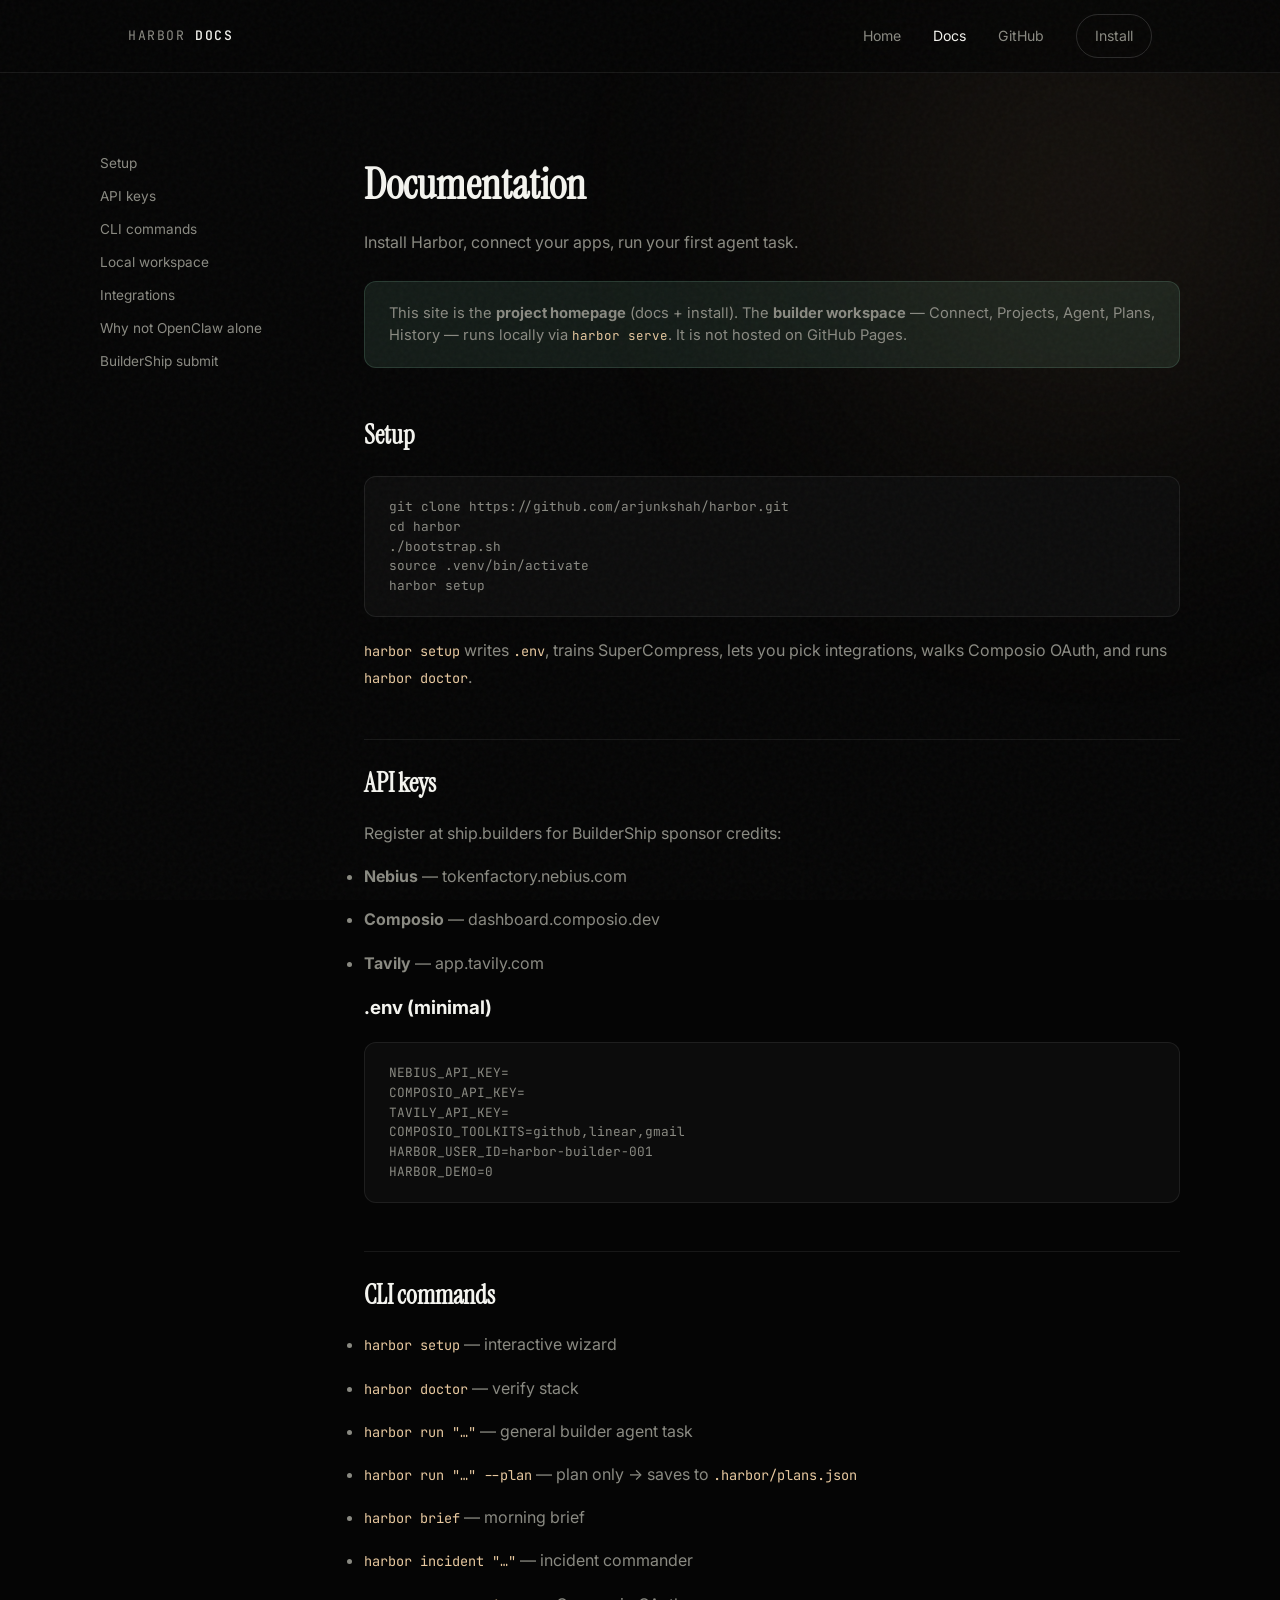
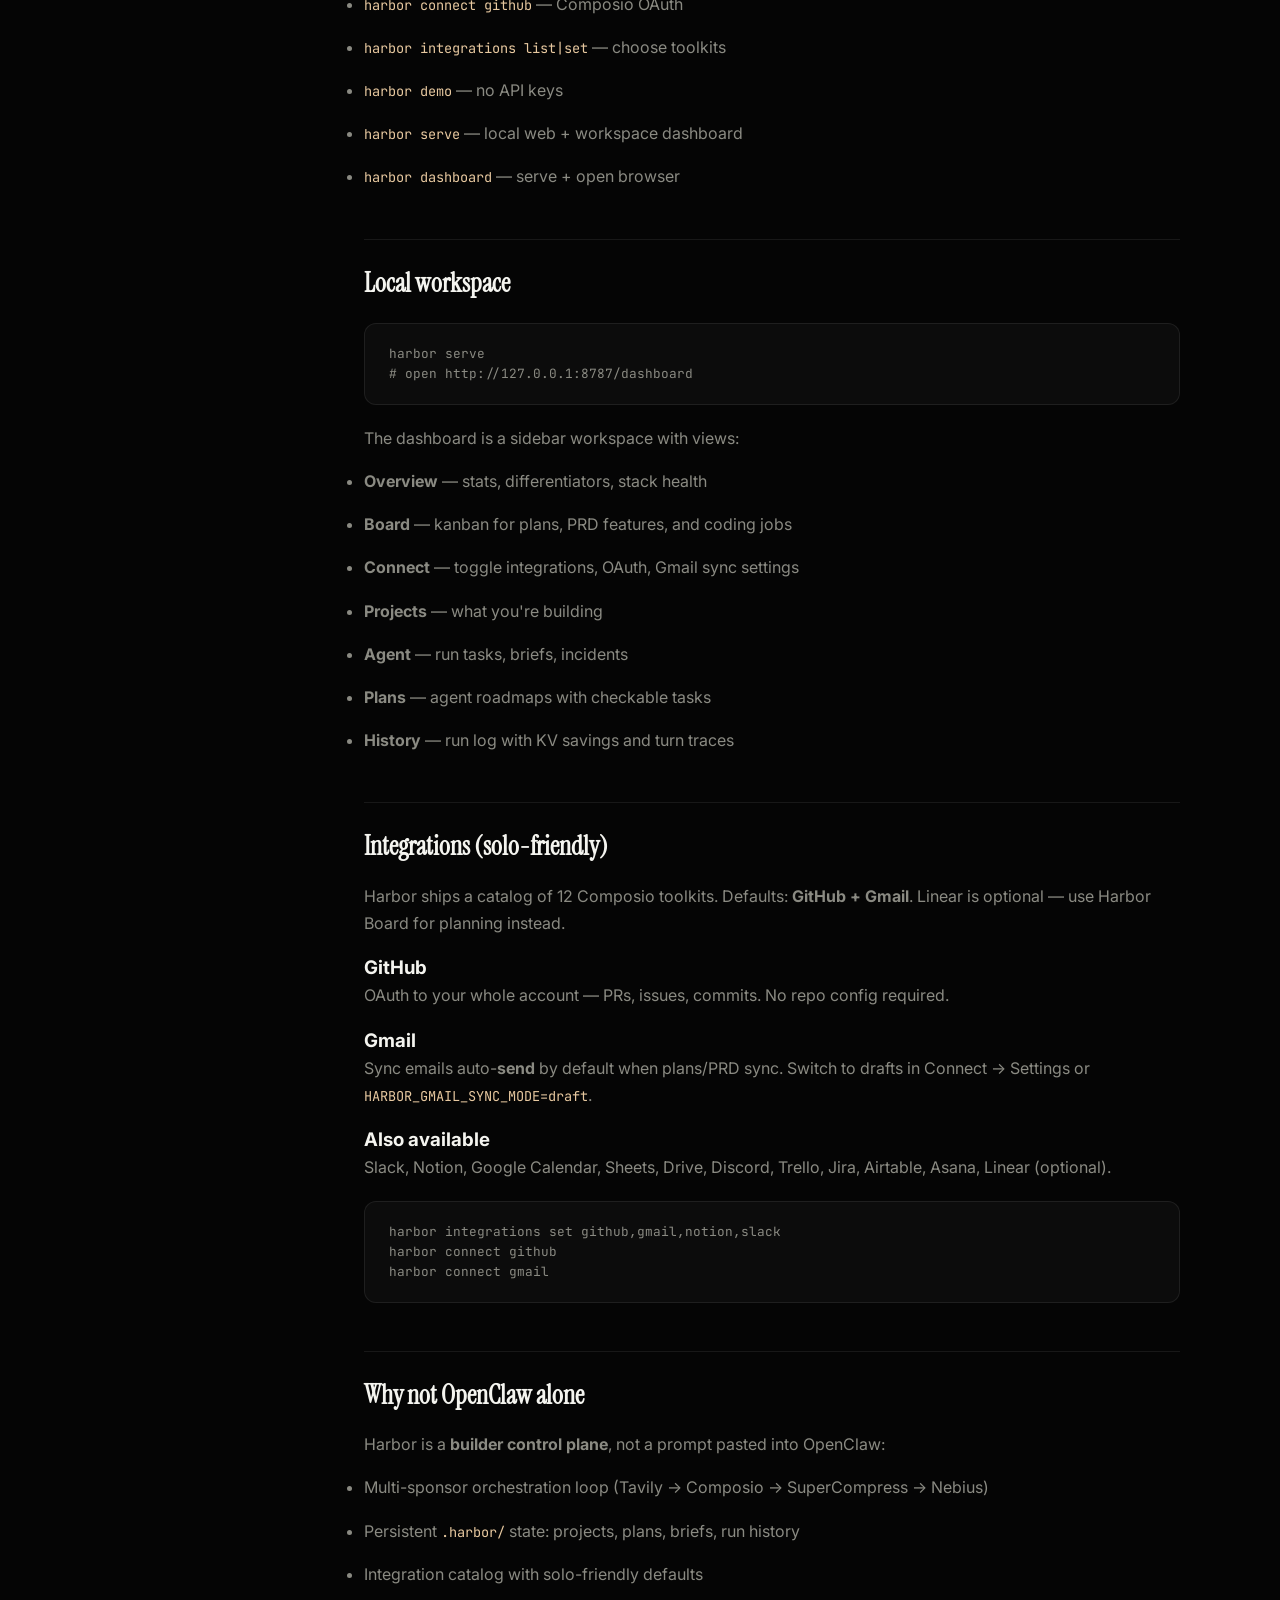
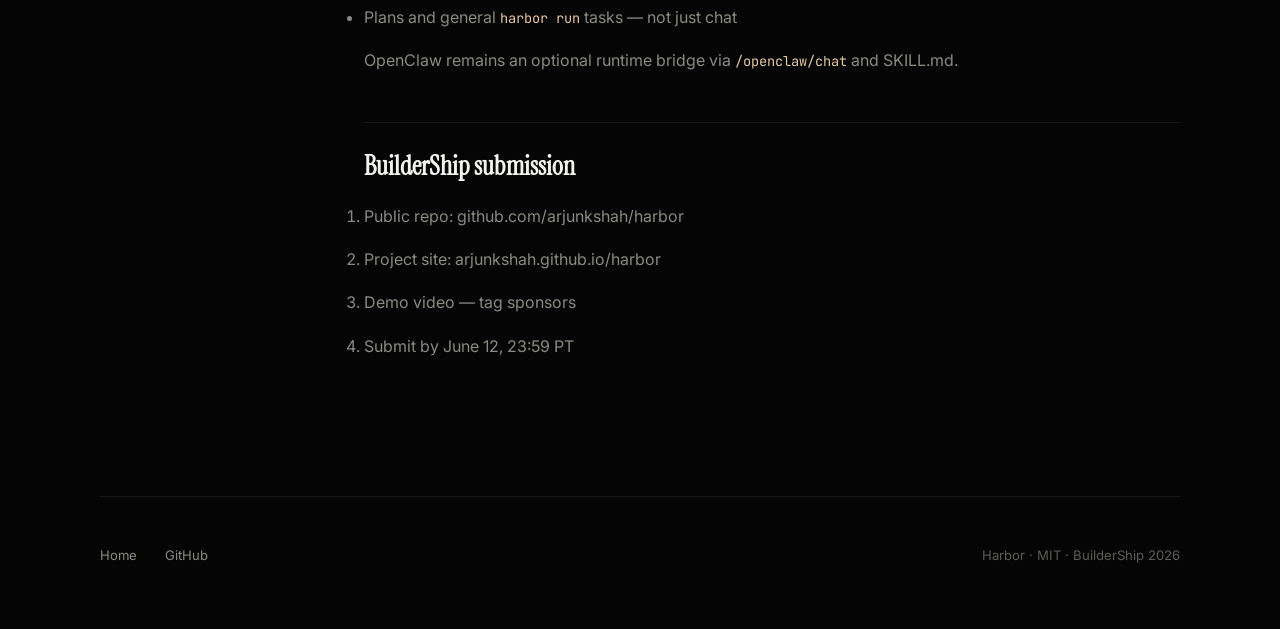
<file: web/docs.html>
<!DOCTYPE html>
<html lang="en">
<head>
  <meta charset="UTF-8" />
  <meta name="viewport" content="width=device-width, initial-scale=1.0" />
  <title>Docs — Harbor</title>
  <link rel="preconnect" href="https://fonts.googleapis.com" />
  <link rel="preconnect" href="https://fonts.gstatic.com" crossorigin />
  <link href="https://fonts.googleapis.com/css2?family=Instrument+Serif:ital@0;1&family=Inter:wght@400;500;600&family=JetBrains+Mono:wght@400;500&display=swap" rel="stylesheet" />
  <link rel="stylesheet" href="assets/css/site.css" />
</head>
<body class="site" data-page="docs" data-site="public">
  <div class="site-grain"></div>
  <div class="site-glow site-glow--a"></div>

  <nav class="site-nav">
    <div class="container site-nav-inner">
      <a href="index.html" class="site-logo">Harbor <strong>docs</strong></a>
      <div class="site-nav-links" id="nav-links"></div>
    </div>
  </nav>

  <main class="container docs-page">
    <div class="docs-layout">
      <aside class="docs-sidebar">
        <a href="#setup">Setup</a>
        <a href="#keys">API keys</a>
        <a href="#cli">CLI commands</a>
        <a href="#workspace">Local workspace</a>
        <a href="#integrations">Integrations</a>
        <a href="#why">Why not OpenClaw alone</a>
        <a href="#submit">BuilderShip submit</a>
      </aside>

      <article class="doc-content">
        <h1>Documentation</h1>
        <p>Install Harbor, connect your apps, run your first agent task.</p>

        <div class="doc-callout">
          This site is the <strong>project homepage</strong> (docs + install). The
          <strong>builder workspace</strong> — Connect, Projects, Agent, Plans, History — runs locally via
          <code>harbor serve</code>. It is not hosted on GitHub Pages.
        </div>

        <h2 id="setup">Setup</h2>
        <pre>git clone https://github.com/arjunkshah/harbor.git
cd harbor
./bootstrap.sh
source .venv/bin/activate
harbor setup</pre>
        <p><code>harbor setup</code> writes <code>.env</code>, trains SuperCompress, lets you pick integrations, walks Composio OAuth, and runs <code>harbor doctor</code>.</p>

        <h2 id="keys">API keys</h2>
        <p>Register at <a href="https://ship.builders">ship.builders</a> for BuilderShip sponsor credits:</p>
        <ul>
          <li><strong>Nebius</strong> — <a href="https://tokenfactory.nebius.com">tokenfactory.nebius.com</a></li>
          <li><strong>Composio</strong> — <a href="https://dashboard.composio.dev">dashboard.composio.dev</a></li>
          <li><strong>Tavily</strong> — <a href="https://app.tavily.com">app.tavily.com</a></li>
        </ul>

        <h3>.env (minimal)</h3>
        <pre>NEBIUS_API_KEY=
COMPOSIO_API_KEY=
TAVILY_API_KEY=
COMPOSIO_TOOLKITS=github,linear,gmail
HARBOR_USER_ID=harbor-builder-001
HARBOR_DEMO=0</pre>

        <h2 id="cli">CLI commands</h2>
        <ul>
          <li><code>harbor setup</code> — interactive wizard</li>
          <li><code>harbor doctor</code> — verify stack</li>
          <li><code>harbor run "…"</code> — general builder agent task</li>
          <li><code>harbor run "…" --plan</code> — plan only → saves to <code>.harbor/plans.json</code></li>
          <li><code>harbor brief</code> — morning brief</li>
          <li><code>harbor incident "…"</code> — incident commander</li>
          <li><code>harbor connect github</code> — Composio OAuth</li>
          <li><code>harbor integrations list|set</code> — choose toolkits</li>
          <li><code>harbor demo</code> — no API keys</li>
          <li><code>harbor serve</code> — local web + workspace dashboard</li>
          <li><code>harbor dashboard</code> — serve + open browser</li>
        </ul>

        <h2 id="workspace">Local workspace</h2>
        <pre>harbor serve
# open http://127.0.0.1:8787/dashboard</pre>
        <p>The dashboard is a sidebar workspace with views:</p>
        <ul>
          <li><strong>Overview</strong> — stats, differentiators, stack health</li>
          <li><strong>Board</strong> — kanban for plans, PRD features, and coding jobs</li>
          <li><strong>Connect</strong> — toggle integrations, OAuth, Gmail sync settings</li>
          <li><strong>Projects</strong> — what you're building</li>
          <li><strong>Agent</strong> — run tasks, briefs, incidents</li>
          <li><strong>Plans</strong> — agent roadmaps with checkable tasks</li>
          <li><strong>History</strong> — run log with KV savings and turn traces</li>
        </ul>

        <h2 id="integrations">Integrations (solo-friendly)</h2>
        <p>Harbor ships a catalog of 12 Composio toolkits. Defaults: <strong>GitHub + Gmail</strong>. Linear is optional — use Harbor Board for planning instead.</p>
        <h3>GitHub</h3>
        <p>OAuth to your whole account — PRs, issues, commits. No repo config required.</p>
        <h3>Gmail</h3>
        <p>Sync emails auto-<strong>send</strong> by default when plans/PRD sync. Switch to drafts in Connect → Settings or <code>HARBOR_GMAIL_SYNC_MODE=draft</code>.</p>
        <h3>Also available</h3>
        <p>Slack, Notion, Google Calendar, Sheets, Drive, Discord, Trello, Jira, Airtable, Asana, Linear (optional).</p>
        <pre>harbor integrations set github,gmail,notion,slack
harbor connect github
harbor connect gmail</pre>

        <h2 id="why">Why not OpenClaw alone</h2>
        <p>Harbor is a <strong>builder control plane</strong>, not a prompt pasted into OpenClaw:</p>
        <ul>
          <li>Multi-sponsor orchestration loop (Tavily → Composio → SuperCompress → Nebius)</li>
          <li>Persistent <code>.harbor/</code> state: projects, plans, briefs, run history</li>
          <li>Integration catalog with solo-friendly defaults</li>
          <li>Plans and general <code>harbor run</code> tasks — not just chat</li>
        </ul>
        <p>OpenClaw remains an optional runtime bridge via <code>/openclaw/chat</code> and SKILL.md.</p>

        <h2 id="submit">BuilderShip submission</h2>
        <ol>
          <li>Public repo: <a href="https://github.com/arjunkshah/harbor">github.com/arjunkshah/harbor</a></li>
          <li>Project site: <a href="https://arjunkshah.github.io/harbor/">arjunkshah.github.io/harbor</a></li>
          <li>Demo video — tag sponsors</li>
          <li>Submit by June 12, 23:59 PT</li>
        </ol>
      </article>
    </div>
  </main>

  <footer class="container site-footer">
    <div>
      <a href="index.html">Home</a>
      <a href="https://github.com/arjunkshah/harbor">GitHub</a>
    </div>
    <div>Harbor · MIT · BuilderShip 2026</div>
  </footer>
  <script src="assets/js/config.js"></script>
  <script src="assets/js/shared.js"></script>
</body>
</html>
</file>
<file: web/assets/css/site.css>
@import url("tokens.css");

body.site {
  overflow-x: hidden;
}

.site-grain {
  pointer-events: none;
  position: fixed;
  inset: 0;
  opacity: 0.035;
  background-image: url("data:image/svg+xml,%3Csvg viewBox='0 0 256 256' xmlns='http://www.w3.org/2000/svg'%3E%3Cfilter id='n'%3E%3CfeTurbulence type='fractalNoise' baseFrequency='0.85' numOctaves='4'/%3E%3C/filter%3E%3Crect width='100%25' height='100%25' filter='url(%23n)'/%3E%3C/svg%3E");
  z-index: 9999;
}

.site-glow {
  position: fixed;
  width: 60vw;
  height: 60vw;
  border-radius: 50%;
  filter: blur(120px);
  pointer-events: none;
  z-index: 0;
}
.site-glow--a {
  top: -20%;
  right: -15%;
  background: radial-gradient(circle, rgba(212, 165, 116, 0.12), transparent 70%);
}
.site-glow--b {
  bottom: -25%;
  left: -20%;
  background: radial-gradient(circle, rgba(126, 184, 154, 0.08), transparent 70%);
}

.container {
  max-width: var(--max);
  margin: 0 auto;
  padding: 0 28px;
  position: relative;
  z-index: 1;
}

/* Nav */
.site-nav {
  position: sticky;
  top: 0;
  z-index: 100;
  backdrop-filter: blur(20px);
  background: rgba(5, 5, 5, 0.72);
  border-bottom: 1px solid var(--line);
}
.site-nav-inner {
  display: flex;
  align-items: center;
  justify-content: space-between;
  height: 72px;
}
.site-logo {
  font-family: var(--mono);
  font-size: 0.82rem;
  letter-spacing: 0.12em;
  text-transform: uppercase;
  color: var(--text-muted);
}
.site-logo strong {
  color: var(--text);
  font-weight: 500;
}
.site-nav-links {
  display: flex;
  align-items: center;
  gap: 32px;
}
.site-nav-links a {
  font-size: 0.88rem;
  color: var(--text-muted);
  transition: color 0.2s var(--ease);
}
.site-nav-links a:hover,
.site-nav-links a.active {
  color: var(--text);
}
.site-nav-cta {
  padding: 10px 18px;
  border-radius: 999px;
  border: 1px solid var(--line-strong);
  font-size: 0.82rem;
  color: var(--text);
  transition: border-color 0.2s, background 0.2s;
}
.site-nav-cta:hover {
  border-color: var(--accent);
  background: var(--accent-soft);
}

/* Hero */
.site-hero {
  padding: 0;
}
.site-eyebrow {
  font-family: var(--mono);
  font-size: 0.72rem;
  letter-spacing: 0.18em;
  text-transform: uppercase;
  color: var(--text-faint);
  margin-bottom: 28px;
}
.site-hero h1 {
  font-family: var(--serif);
  font-size: clamp(2.8rem, 7vw, 4.6rem);
  font-weight: 400;
  line-height: 1.05;
  letter-spacing: -0.03em;
  margin-bottom: 28px;
}
.site-hero h1 em {
  font-style: italic;
  color: var(--accent-glow);
}
.site-lead {
  font-size: 1.12rem;
  color: var(--text-muted);
  max-width: 560px;
  margin-bottom: 40px;
  line-height: 1.7;
}
.site-lead code {
  font-family: var(--mono);
  font-size: 0.88em;
  color: var(--accent-glow);
}

/* Hero layout */
.hero-layout {
  display: grid;
  grid-template-columns: 1fr 1fr;
  gap: 64px;
  align-items: center;
  padding: 88px 0 100px;
}
@media (max-width: 960px) {
  .hero-layout {
    grid-template-columns: 1fr;
    padding: 64px 0 80px;
  }
}
.site-hero-copy {
  max-width: 560px;
}

/* Terminal */
.term {
  background: var(--bg-soft);
  border: 1px solid var(--line);
  border-radius: var(--radius-lg);
  overflow: hidden;
  box-shadow: 0 40px 80px rgba(0, 0, 0, 0.45);
}
.term-bar {
  display: flex;
  align-items: center;
  gap: 8px;
  padding: 14px 18px;
  border-bottom: 1px solid var(--line);
  background: var(--bg-card);
}
.term-dot {
  width: 10px;
  height: 10px;
  border-radius: 50%;
  background: var(--line-strong);
}
.term-dot--r { background: #5c4545; }
.term-dot--y { background: #5c5645; }
.term-dot--g { background: #455c4a; }
.term-title {
  margin-left: 8px;
  font-family: var(--mono);
  font-size: 0.68rem;
  color: var(--text-faint);
  letter-spacing: 0.08em;
}
.term-body {
  padding: 22px 24px;
  font-family: var(--mono);
  font-size: 0.78rem;
  line-height: 1.85;
  min-height: 280px;
  color: var(--text-muted);
}
.term-body .dim { color: var(--text-faint); }
.term-body .cmd { color: var(--text); }
.term-body .ok { color: var(--mint); }
.term-body .accent { color: var(--accent-glow); }
.term-line {
  opacity: 0;
  transform: translateY(4px);
  animation: termIn 0.4s var(--ease) forwards;
}
@keyframes termIn {
  to { opacity: 1; transform: none; }
}

/* Compare */
.compare-grid {
  display: grid;
  grid-template-columns: repeat(3, 1fr);
  gap: 1px;
  background: var(--line);
  border: 1px solid var(--line);
  border-radius: var(--radius-lg);
  overflow: hidden;
  margin-top: 40px;
}
@media (max-width: 900px) {
  .compare-grid { grid-template-columns: 1fr; }
}
.compare-col {
  background: var(--bg-soft);
  padding: 28px 24px;
}
.compare-col.highlight {
  background: var(--accent-soft);
  border-top: 2px solid var(--accent);
}
.compare-col h3 {
  font-family: var(--mono);
  font-size: 0.68rem;
  letter-spacing: 0.12em;
  text-transform: uppercase;
  color: var(--text-faint);
  margin-bottom: 20px;
}
.compare-col.highlight h3 { color: var(--accent); }
.compare-col li {
  font-size: 0.86rem;
  color: var(--text-muted);
  margin-bottom: 12px;
  line-height: 1.5;
  list-style: none;
  padding-left: 16px;
  position: relative;
}
.compare-col li::before {
  content: "—";
  position: absolute;
  left: 0;
  color: var(--text-faint);
}
.compare-col.highlight li::before { color: var(--accent); }

/* Sponsors */
.sponsor-grid {
  display: grid;
  grid-template-columns: repeat(2, 1fr);
  gap: 16px;
}
@media (max-width: 768px) {
  .sponsor-grid { grid-template-columns: 1fr; }
}
.sponsor-card {
  background: var(--bg-soft);
  border: 1px solid var(--line);
  border-radius: var(--radius);
  padding: 24px;
}
.sponsor-card strong {
  display: block;
  font-size: 0.95rem;
  margin-bottom: 8px;
}
.sponsor-card span {
  font-family: var(--mono);
  font-size: 0.62rem;
  letter-spacing: 0.1em;
  text-transform: uppercase;
  color: var(--accent);
}
.sponsor-card p {
  font-size: 0.86rem;
  color: var(--text-muted);
  line-height: 1.6;
  margin-top: 12px;
}

.poetic {
  font-family: var(--serif);
  font-size: clamp(1.6rem, 3vw, 2.2rem);
  font-style: italic;
  color: var(--text-faint);
  max-width: 640px;
  line-height: 1.45;
  margin: 48px 0;
}
.poetic em {
  color: var(--accent-glow);
  font-style: italic;
}
.site-hero-actions {
  display: flex;
  flex-wrap: wrap;
  gap: 12px;
  margin-bottom: 48px;
}
.btn {
  display: inline-flex;
  align-items: center;
  gap: 8px;
  padding: 14px 24px;
  border-radius: 999px;
  font-size: 0.88rem;
  font-weight: 500;
  border: none;
  cursor: pointer;
  transition: transform 0.2s var(--ease), background 0.2s;
}
.btn:hover {
  transform: translateY(-1px);
}
.btn-fill {
  background: var(--text);
  color: var(--bg);
}
.btn-line {
  background: transparent;
  color: var(--text);
  border: 1px solid var(--line-strong);
}
.btn-line:hover {
  border-color: var(--text-muted);
}

.site-proof {
  display: flex;
  flex-wrap: wrap;
  gap: 24px;
  padding-top: 32px;
  border-top: 1px solid var(--line);
}
.site-proof span {
  font-family: var(--mono);
  font-size: 0.72rem;
  color: var(--text-faint);
  letter-spacing: 0.06em;
}

/* Sections */
.site-section {
  padding: 100px 0;
  border-top: 1px solid var(--line);
}
.section-num {
  font-family: var(--mono);
  font-size: 0.72rem;
  color: var(--text-faint);
  letter-spacing: 0.14em;
  margin-bottom: 20px;
}
.section-num span {
  color: var(--accent);
}
.site-section h2 {
  font-family: var(--serif);
  font-size: clamp(2rem, 4vw, 3rem);
  font-weight: 400;
  letter-spacing: -0.02em;
  margin-bottom: 20px;
  max-width: 640px;
}
.section-body {
  color: var(--text-muted);
  max-width: 560px;
  font-size: 1.02rem;
  line-height: 1.75;
  margin-bottom: 48px;
}

/* Split headline — Hermes-style */
.split-headline {
  display: grid;
  grid-template-columns: 1fr 1fr;
  gap: 48px;
  margin: 64px 0;
}
@media (max-width: 768px) {
  .split-headline {
    grid-template-columns: 1fr;
  }
  .site-nav-links {
    display: none;
  }
}
.split-headline blockquote {
  font-family: var(--serif);
  font-size: 1.8rem;
  line-height: 1.3;
  color: var(--text-faint);
}
.split-headline blockquote strong {
  color: var(--text);
  font-weight: 400;
}

/* Feature grid */
.feature-grid {
  display: grid;
  grid-template-columns: repeat(3, 1fr);
  gap: 1px;
  background: var(--line);
  border: 1px solid var(--line);
  border-radius: var(--radius-lg);
  overflow: hidden;
}
@media (max-width: 900px) {
  .feature-grid {
    grid-template-columns: 1fr;
  }
}
.feature-cell {
  background: var(--bg-soft);
  padding: 32px 28px;
  transition: background 0.3s;
}
.feature-cell:hover {
  background: var(--bg-card);
}
.feature-cell h3 {
  font-size: 0.95rem;
  font-weight: 500;
  margin-bottom: 10px;
}
.feature-cell p {
  font-size: 0.88rem;
  color: var(--text-muted);
  line-height: 1.6;
}
.feature-tag {
  font-family: var(--mono);
  font-size: 0.65rem;
  letter-spacing: 0.1em;
  text-transform: uppercase;
  color: var(--accent);
  margin-bottom: 16px;
  display: block;
}

/* Pipeline */
.pipeline-row {
  display: flex;
  flex-wrap: wrap;
  align-items: center;
  gap: 12px;
  margin-top: 32px;
}
.pipe-chip {
  padding: 10px 16px;
  border-radius: 999px;
  border: 1px solid var(--line);
  font-family: var(--mono);
  font-size: 0.72rem;
  color: var(--text-muted);
}
.pipe-arrow {
  color: var(--text-faint);
  font-size: 0.8rem;
}

/* Install block */
.install-block {
  background: var(--bg-soft);
  border: 1px solid var(--line);
  border-radius: var(--radius-lg);
  padding: 28px 32px;
  font-family: var(--mono);
  font-size: 0.82rem;
  line-height: 1.9;
  color: var(--text-muted);
}
.install-block .cmd {
  color: var(--text);
}
.install-block .dim {
  color: var(--text-faint);
}

/* CTA */
.site-cta {
  text-align: center;
  padding: 120px 0;
}
.site-cta h2 {
  font-family: var(--serif);
  font-size: clamp(2.2rem, 5vw, 3.4rem);
  font-weight: 400;
  margin: 0 auto 16px;
  max-width: 520px;
}
.site-cta p {
  color: var(--text-muted);
  margin-bottom: 32px;
}

.site-footer {
  padding: 48px 0 64px;
  border-top: 1px solid var(--line);
  display: flex;
  flex-wrap: wrap;
  justify-content: space-between;
  gap: 24px;
  font-size: 0.82rem;
  color: var(--text-faint);
}
.site-footer a {
  color: var(--text-muted);
  margin-right: 24px;
}
.site-footer a:hover {
  color: var(--text);
}

/* Docs */
.docs-page {
  padding: 80px 0 120px;
}
.docs-layout {
  display: grid;
  grid-template-columns: 200px 1fr;
  gap: 64px;
  align-items: start;
}
@media (max-width: 768px) {
  .docs-layout {
    grid-template-columns: 1fr;
  }
}
.docs-sidebar {
  position: sticky;
  top: 96px;
  display: flex;
  flex-direction: column;
  gap: 12px;
}
.docs-sidebar a {
  font-size: 0.85rem;
  color: var(--text-muted);
}
.docs-sidebar a:hover {
  color: var(--text);
}
.doc-content h1 {
  font-family: var(--serif);
  font-size: 2.6rem;
  margin-bottom: 12px;
}
.doc-content h2 {
  font-family: var(--serif);
  font-size: 1.6rem;
  margin: 48px 0 16px;
  padding-top: 24px;
  border-top: 1px solid var(--line);
}
.doc-content h2:first-of-type {
  border-top: none;
  padding-top: 0;
}
.doc-content p,
.doc-content li {
  color: var(--text-muted);
  margin-bottom: 16px;
  line-height: 1.7;
}
.doc-content pre {
  background: var(--bg-soft);
  border: 1px solid var(--line);
  border-radius: var(--radius);
  padding: 20px 24px;
  font-family: var(--mono);
  font-size: 0.8rem;
  overflow-x: auto;
  margin: 20px 0;
  color: var(--text-muted);
}
.doc-content code {
  font-family: var(--mono);
  font-size: 0.85em;
  color: var(--accent-glow);
}
.doc-callout {
  background: var(--mint-soft);
  border: 1px solid rgba(126, 184, 154, 0.2);
  border-radius: var(--radius);
  padding: 20px 24px;
  margin: 24px 0;
  font-size: 0.92rem;
  color: var(--text-muted);
}
</file>
